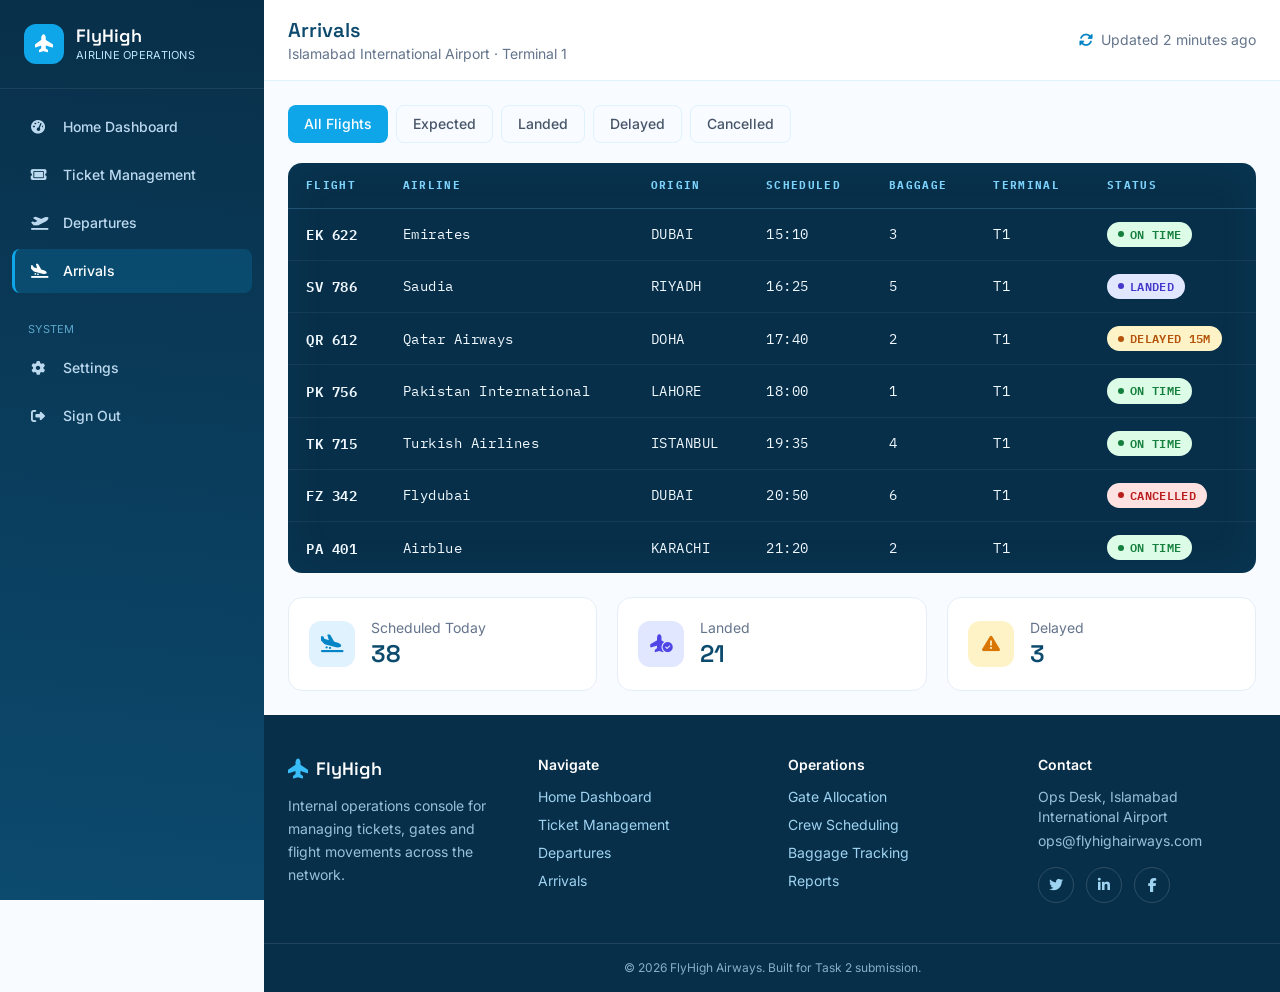
<file: arrivals.html>
<!DOCTYPE html>
<html lang="en">
<head>
<meta charset="UTF-8">
<meta name="viewport" content="width=device-width, initial-scale=1.0">
<title>FlyHigh Airways | Arrivals</title>

<link rel="preconnect" href="https://fonts.googleapis.com">
<link href="https://fonts.googleapis.com/css2?family=Inter:wght@400;500;600&family=Space+Grotesk:wght@500;600;700&family=IBM+Plex+Mono:wght@400;500;600&display=swap" rel="stylesheet">
<link rel="stylesheet" href="https://cdnjs.cloudflare.com/ajax/libs/font-awesome/6.5.1/css/all.min.css">

<link rel="stylesheet" href="css/tailwind.css">
<link rel="stylesheet" href="css/style.css">
</head>
<body>

<input type="checkbox" id="nav-toggle" class="nav-toggle">
<aside class="sidebar" id="sidebar">
  <div class="sidebar-logo px-6 py-6 flex items-center gap-3">
    <div class="w-10 h-10 rounded-xl bg-sky-500 flex items-center justify-center">
      <i class="fa-solid fa-plane-up text-white text-lg"></i>
    </div>
    <div>
      <p class="font-display text-white text-lg font-semibold leading-tight">FlyHigh</p>
      <p class="text-[11px] text-sky-200 tracking-wide">AIRLINE OPERATIONS</p>
    </div>
  </div>

  <nav class="mt-4 flex flex-col gap-1 px-3">
    <a href="index.html" class="nav-link flex items-center gap-3 px-4 py-3 rounded-lg text-sm font-medium">
      <i class="fa-solid fa-gauge-high"></i> Home Dashboard
    </a>
    <a href="tickets.html" class="nav-link flex items-center gap-3 px-4 py-3 rounded-lg text-sm font-medium">
      <i class="fa-solid fa-ticket"></i> Ticket Management
    </a>
    <a href="departures.html" class="nav-link flex items-center gap-3 px-4 py-3 rounded-lg text-sm font-medium">
      <i class="fa-solid fa-plane-departure"></i> Departures
    </a>
    <a href="arrivals.html" class="nav-link active flex items-center gap-3 px-4 py-3 rounded-lg text-sm font-medium">
      <i class="fa-solid fa-plane-arrival"></i> Arrivals
    </a>

    <p class="text-[11px] text-sky-300/70 tracking-wide px-4 mt-6 mb-1">SYSTEM</p>
    <a href="#" class="nav-link flex items-center gap-3 px-4 py-3 rounded-lg text-sm font-medium">
      <i class="fa-solid fa-gear"></i> Settings
    </a>
    <a href="#" class="nav-link flex items-center gap-3 px-4 py-3 rounded-lg text-sm font-medium">
      <i class="fa-solid fa-right-from-bracket"></i> Sign Out
    </a>
  </nav>
</aside>

<div class="main-content flex flex-col min-h-screen">

  <header class="bg-white border-b border-sky-100 px-6 py-4 flex items-center justify-between sticky top-0 z-30">
    <div class="flex items-center gap-4">
      <label for="nav-toggle" class="lg:hidden text-navy text-xl cursor-pointer">
        <i class="fa-solid fa-bars"></i>
      </label>
      <div>
        <h1 class="font-display text-xl font-semibold text-navy">Arrivals</h1>
        <p class="text-sm text-slate-500">Islamabad International Airport &middot; Terminal 1</p>
      </div>
    </div>
    <div class="hidden sm:flex items-center gap-2 text-sm text-slate-500">
      <i class="fa-solid fa-rotate text-sky-600"></i> Updated 2 minutes ago
    </div>
  </header>

  <main class="flex-1 px-6 py-6">

    <section class="flex flex-wrap gap-2 mb-5">
      <button class="px-4 py-2 rounded-lg text-sm font-medium bg-sky-500 text-white">All Flights</button>
      <button class="px-4 py-2 rounded-lg text-sm font-medium border border-sky-100 text-slate-600 hover:bg-sky-50">Expected</button>
      <button class="px-4 py-2 rounded-lg text-sm font-medium border border-sky-100 text-slate-600 hover:bg-sky-50">Landed</button>
      <button class="px-4 py-2 rounded-lg text-sm font-medium border border-sky-100 text-slate-600 hover:bg-sky-50">Delayed</button>
      <button class="px-4 py-2 rounded-lg text-sm font-medium border border-sky-100 text-slate-600 hover:bg-sky-50">Cancelled</button>
    </section>

    <section class="board">
      <table>
        <thead>
          <tr>
            <th>Flight</th>
            <th>Airline</th>
            <th>Origin</th>
            <th>Scheduled</th>
            <th>Baggage</th>
            <th>Terminal</th>
            <th>Status</th>
          </tr>
        </thead>
        <tbody>
          <tr>
            <td class="flight-code">EK 622</td>
            <td>Emirates</td>
            <td>DUBAI</td>
            <td>15:10</td>
            <td>3</td>
            <td>T1</td>
            <td><span class="badge badge-ontime">On Time</span></td>
          </tr>
          <tr>
            <td class="flight-code">SV 786</td>
            <td>Saudia</td>
            <td>RIYADH</td>
            <td>16:25</td>
            <td>5</td>
            <td>T1</td>
            <td><span class="badge badge-landed">Landed</span></td>
          </tr>
          <tr>
            <td class="flight-code">QR 612</td>
            <td>Qatar Airways</td>
            <td>DOHA</td>
            <td>17:40</td>
            <td>2</td>
            <td>T1</td>
            <td><span class="badge badge-delayed">Delayed 15m</span></td>
          </tr>
          <tr>
            <td class="flight-code">PK 756</td>
            <td>Pakistan International</td>
            <td>LAHORE</td>
            <td>18:00</td>
            <td>1</td>
            <td>T1</td>
            <td><span class="badge badge-ontime">On Time</span></td>
          </tr>
          <tr>
            <td class="flight-code">TK 715</td>
            <td>Turkish Airlines</td>
            <td>ISTANBUL</td>
            <td>19:35</td>
            <td>4</td>
            <td>T1</td>
            <td><span class="badge badge-ontime">On Time</span></td>
          </tr>
          <tr>
            <td class="flight-code">FZ 342</td>
            <td>Flydubai</td>
            <td>DUBAI</td>
            <td>20:50</td>
            <td>6</td>
            <td>T1</td>
            <td><span class="badge badge-cancelled">Cancelled</span></td>
          </tr>
          <tr>
            <td class="flight-code">PA 401</td>
            <td>Airblue</td>
            <td>KARACHI</td>
            <td>21:20</td>
            <td>2</td>
            <td>T1</td>
            <td><span class="badge badge-ontime">On Time</span></td>
          </tr>
        </tbody>
      </table>
    </section>

    <section class="grid grid-cols-1 sm:grid-cols-3 gap-5 mt-6">
      <div class="stat-card p-5 flex items-center gap-4">
        <div class="stat-icon bg-sky-100 text-sky-600"><i class="fa-solid fa-plane-arrival text-lg"></i></div>
        <div>
          <p class="text-sm text-slate-500">Scheduled Today</p>
          <p class="font-display text-2xl font-semibold text-navy">38</p>
        </div>
      </div>
      <div class="stat-card p-5 flex items-center gap-4">
        <div class="stat-icon bg-indigo-100 text-indigo-600"><i class="fa-solid fa-plane-circle-check text-lg"></i></div>
        <div>
          <p class="text-sm text-slate-500">Landed</p>
          <p class="font-display text-2xl font-semibold text-navy">21</p>
        </div>
      </div>
      <div class="stat-card p-5 flex items-center gap-4">
        <div class="stat-icon bg-amber-100 text-amber-600"><i class="fa-solid fa-triangle-exclamation text-lg"></i></div>
        <div>
          <p class="text-sm text-slate-500">Delayed</p>
          <p class="font-display text-2xl font-semibold text-navy">3</p>
        </div>
      </div>
    </section>

  </main>

  <footer class="site-footer mt-auto">
    <div class="max-w-7xl mx-auto px-6 py-10 grid grid-cols-1 md:grid-cols-4 gap-8">
      <div>
        <div class="flex items-center gap-2 mb-3">
          <i class="fa-solid fa-plane-up text-sky-400 text-xl"></i>
          <span class="font-display text-white text-lg font-semibold">FlyHigh</span>
        </div>
        <p class="text-sm text-sky-200/80 leading-relaxed">Internal operations console for managing tickets, gates and flight movements across the network.</p>
      </div>
      <div>
        <p class="text-white font-semibold mb-3 text-sm">Navigate</p>
        <ul class="flex flex-col gap-2 text-sm">
          <li><a href="index.html">Home Dashboard</a></li>
          <li><a href="tickets.html">Ticket Management</a></li>
          <li><a href="departures.html">Departures</a></li>
          <li><a href="arrivals.html">Arrivals</a></li>
        </ul>
      </div>
      <div>
        <p class="text-white font-semibold mb-3 text-sm">Operations</p>
        <ul class="flex flex-col gap-2 text-sm">
          <li><a href="#">Gate Allocation</a></li>
          <li><a href="#">Crew Scheduling</a></li>
          <li><a href="#">Baggage Tracking</a></li>
          <li><a href="#">Reports</a></li>
        </ul>
      </div>
      <div>
        <p class="text-white font-semibold mb-3 text-sm">Contact</p>
        <p class="text-sm text-sky-200/80">Ops Desk, Islamabad International Airport</p>
        <p class="text-sm text-sky-200/80 mt-1">ops@flyhighairways.com</p>
        <div class="flex gap-3 mt-4">
          <a href="#" class="footer-social"><i class="fa-brands fa-twitter text-sm"></i></a>
          <a href="#" class="footer-social"><i class="fa-brands fa-linkedin-in text-sm"></i></a>
          <a href="#" class="footer-social"><i class="fa-brands fa-facebook-f text-sm"></i></a>
        </div>
      </div>
    </div>
    <div class="border-t border-white/10 py-4 text-center text-xs text-sky-200/70">
      &copy; 2026 FlyHigh Airways. Built for Task 2 submission.
    </div>
  </footer>

</div>

</body>
</html>
</file>
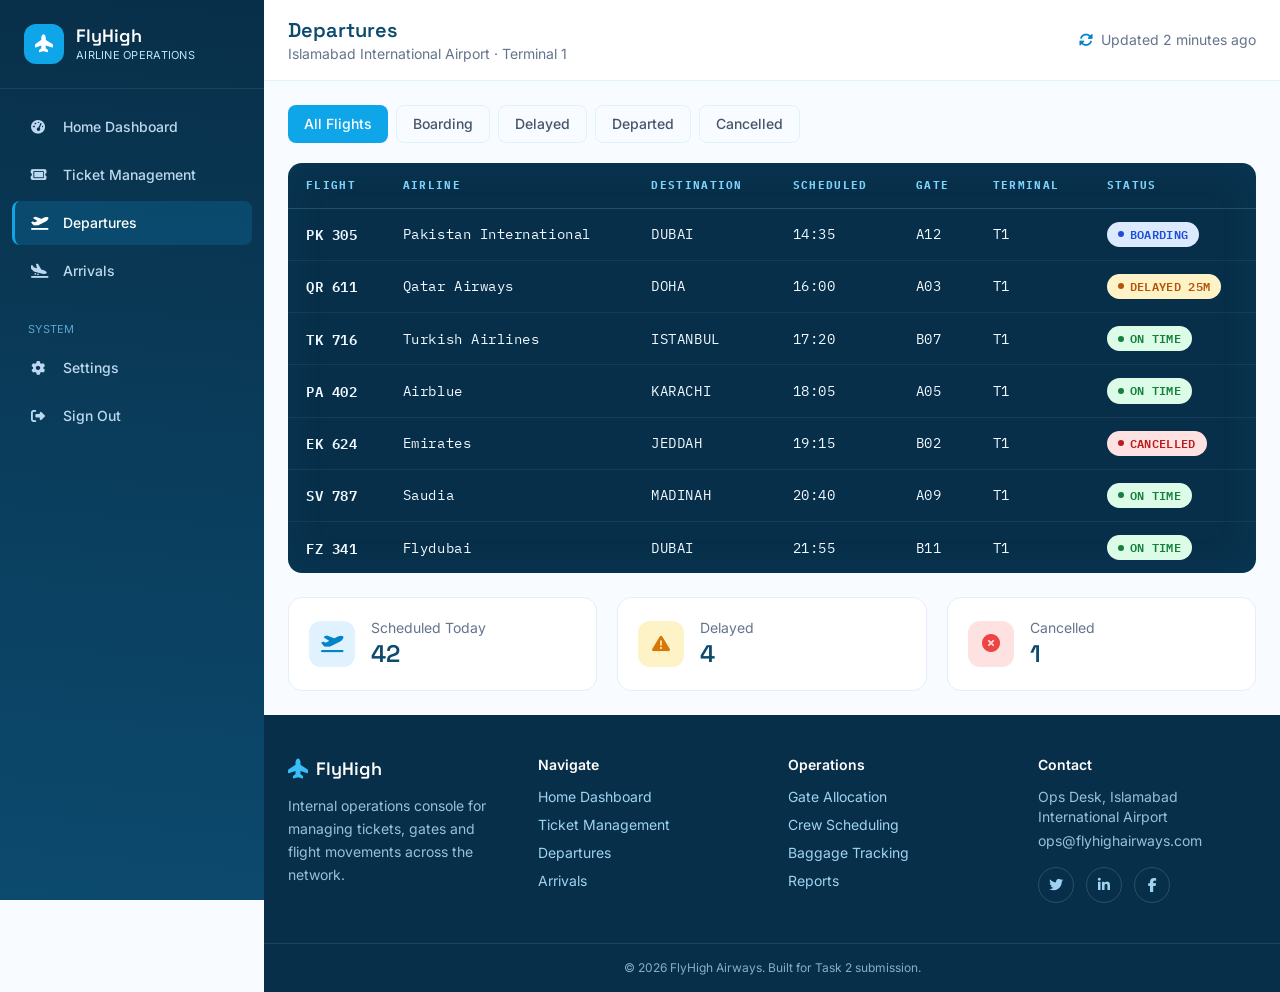
<file: departures.html>
<!DOCTYPE html>
<html lang="en">
<head>
<meta charset="UTF-8">
<meta name="viewport" content="width=device-width, initial-scale=1.0">
<title>FlyHigh Airways | Departures</title>

<link rel="preconnect" href="https://fonts.googleapis.com">
<link href="https://fonts.googleapis.com/css2?family=Inter:wght@400;500;600&family=Space+Grotesk:wght@500;600;700&family=IBM+Plex+Mono:wght@400;500;600&display=swap" rel="stylesheet">
<link rel="stylesheet" href="https://cdnjs.cloudflare.com/ajax/libs/font-awesome/6.5.1/css/all.min.css">

<link rel="stylesheet" href="css/tailwind.css">
<link rel="stylesheet" href="css/style.css">
</head>
<body>

<input type="checkbox" id="nav-toggle" class="nav-toggle">
<aside class="sidebar" id="sidebar">
  <div class="sidebar-logo px-6 py-6 flex items-center gap-3">
    <div class="w-10 h-10 rounded-xl bg-sky-500 flex items-center justify-center">
      <i class="fa-solid fa-plane-up text-white text-lg"></i>
    </div>
    <div>
      <p class="font-display text-white text-lg font-semibold leading-tight">FlyHigh</p>
      <p class="text-[11px] text-sky-200 tracking-wide">AIRLINE OPERATIONS</p>
    </div>
  </div>

  <nav class="mt-4 flex flex-col gap-1 px-3">
    <a href="index.html" class="nav-link flex items-center gap-3 px-4 py-3 rounded-lg text-sm font-medium">
      <i class="fa-solid fa-gauge-high"></i> Home Dashboard
    </a>
    <a href="tickets.html" class="nav-link flex items-center gap-3 px-4 py-3 rounded-lg text-sm font-medium">
      <i class="fa-solid fa-ticket"></i> Ticket Management
    </a>
    <a href="departures.html" class="nav-link active flex items-center gap-3 px-4 py-3 rounded-lg text-sm font-medium">
      <i class="fa-solid fa-plane-departure"></i> Departures
    </a>
    <a href="arrivals.html" class="nav-link flex items-center gap-3 px-4 py-3 rounded-lg text-sm font-medium">
      <i class="fa-solid fa-plane-arrival"></i> Arrivals
    </a>

    <p class="text-[11px] text-sky-300/70 tracking-wide px-4 mt-6 mb-1">SYSTEM</p>
    <a href="#" class="nav-link flex items-center gap-3 px-4 py-3 rounded-lg text-sm font-medium">
      <i class="fa-solid fa-gear"></i> Settings
    </a>
    <a href="#" class="nav-link flex items-center gap-3 px-4 py-3 rounded-lg text-sm font-medium">
      <i class="fa-solid fa-right-from-bracket"></i> Sign Out
    </a>
  </nav>
</aside>

<div class="main-content flex flex-col min-h-screen">

  <header class="bg-white border-b border-sky-100 px-6 py-4 flex items-center justify-between sticky top-0 z-30">
    <div class="flex items-center gap-4">
      <label for="nav-toggle" class="lg:hidden text-navy text-xl cursor-pointer">
        <i class="fa-solid fa-bars"></i>
      </label>
      <div>
        <h1 class="font-display text-xl font-semibold text-navy">Departures</h1>
        <p class="text-sm text-slate-500">Islamabad International Airport &middot; Terminal 1</p>
      </div>
    </div>
    <div class="hidden sm:flex items-center gap-2 text-sm text-slate-500">
      <i class="fa-solid fa-rotate text-sky-600"></i> Updated 2 minutes ago
    </div>
  </header>

  <main class="flex-1 px-6 py-6">

    <section class="flex flex-wrap gap-2 mb-5">
      <button class="px-4 py-2 rounded-lg text-sm font-medium bg-sky-500 text-white">All Flights</button>
      <button class="px-4 py-2 rounded-lg text-sm font-medium border border-sky-100 text-slate-600 hover:bg-sky-50">Boarding</button>
      <button class="px-4 py-2 rounded-lg text-sm font-medium border border-sky-100 text-slate-600 hover:bg-sky-50">Delayed</button>
      <button class="px-4 py-2 rounded-lg text-sm font-medium border border-sky-100 text-slate-600 hover:bg-sky-50">Departed</button>
      <button class="px-4 py-2 rounded-lg text-sm font-medium border border-sky-100 text-slate-600 hover:bg-sky-50">Cancelled</button>
    </section>

    <section class="board">
      <table>
        <thead>
          <tr>
            <th>Flight</th>
            <th>Airline</th>
            <th>Destination</th>
            <th>Scheduled</th>
            <th>Gate</th>
            <th>Terminal</th>
            <th>Status</th>
          </tr>
        </thead>
        <tbody>
          <tr>
            <td class="flight-code">PK 305</td>
            <td>Pakistan International</td>
            <td>DUBAI</td>
            <td>14:35</td>
            <td>A12</td>
            <td>T1</td>
            <td><span class="badge badge-boarding">Boarding</span></td>
          </tr>
          <tr>
            <td class="flight-code">QR 611</td>
            <td>Qatar Airways</td>
            <td>DOHA</td>
            <td>16:00</td>
            <td>A03</td>
            <td>T1</td>
            <td><span class="badge badge-delayed">Delayed 25m</span></td>
          </tr>
          <tr>
            <td class="flight-code">TK 716</td>
            <td>Turkish Airlines</td>
            <td>ISTANBUL</td>
            <td>17:20</td>
            <td>B07</td>
            <td>T1</td>
            <td><span class="badge badge-ontime">On Time</span></td>
          </tr>
          <tr>
            <td class="flight-code">PA 402</td>
            <td>Airblue</td>
            <td>KARACHI</td>
            <td>18:05</td>
            <td>A05</td>
            <td>T1</td>
            <td><span class="badge badge-ontime">On Time</span></td>
          </tr>
          <tr>
            <td class="flight-code">EK 624</td>
            <td>Emirates</td>
            <td>JEDDAH</td>
            <td>19:15</td>
            <td>B02</td>
            <td>T1</td>
            <td><span class="badge badge-cancelled">Cancelled</span></td>
          </tr>
          <tr>
            <td class="flight-code">SV 787</td>
            <td>Saudia</td>
            <td>MADINAH</td>
            <td>20:40</td>
            <td>A09</td>
            <td>T1</td>
            <td><span class="badge badge-ontime">On Time</span></td>
          </tr>
          <tr>
            <td class="flight-code">FZ 341</td>
            <td>Flydubai</td>
            <td>DUBAI</td>
            <td>21:55</td>
            <td>B11</td>
            <td>T1</td>
            <td><span class="badge badge-ontime">On Time</span></td>
          </tr>
        </tbody>
      </table>
    </section>

    <section class="grid grid-cols-1 sm:grid-cols-3 gap-5 mt-6">
      <div class="stat-card p-5 flex items-center gap-4">
        <div class="stat-icon bg-sky-100 text-sky-600"><i class="fa-solid fa-plane-departure text-lg"></i></div>
        <div>
          <p class="text-sm text-slate-500">Scheduled Today</p>
          <p class="font-display text-2xl font-semibold text-navy">42</p>
        </div>
      </div>
      <div class="stat-card p-5 flex items-center gap-4">
        <div class="stat-icon bg-amber-100 text-amber-600"><i class="fa-solid fa-triangle-exclamation text-lg"></i></div>
        <div>
          <p class="text-sm text-slate-500">Delayed</p>
          <p class="font-display text-2xl font-semibold text-navy">4</p>
        </div>
      </div>
      <div class="stat-card p-5 flex items-center gap-4">
        <div class="stat-icon bg-red-100 text-red-500"><i class="fa-solid fa-circle-xmark text-lg"></i></div>
        <div>
          <p class="text-sm text-slate-500">Cancelled</p>
          <p class="font-display text-2xl font-semibold text-navy">1</p>
        </div>
      </div>
    </section>

  </main>

  <footer class="site-footer mt-auto">
    <div class="max-w-7xl mx-auto px-6 py-10 grid grid-cols-1 md:grid-cols-4 gap-8">
      <div>
        <div class="flex items-center gap-2 mb-3">
          <i class="fa-solid fa-plane-up text-sky-400 text-xl"></i>
          <span class="font-display text-white text-lg font-semibold">FlyHigh</span>
        </div>
        <p class="text-sm text-sky-200/80 leading-relaxed">Internal operations console for managing tickets, gates and flight movements across the network.</p>
      </div>
      <div>
        <p class="text-white font-semibold mb-3 text-sm">Navigate</p>
        <ul class="flex flex-col gap-2 text-sm">
          <li><a href="index.html">Home Dashboard</a></li>
          <li><a href="tickets.html">Ticket Management</a></li>
          <li><a href="departures.html">Departures</a></li>
          <li><a href="arrivals.html">Arrivals</a></li>
        </ul>
      </div>
      <div>
        <p class="text-white font-semibold mb-3 text-sm">Operations</p>
        <ul class="flex flex-col gap-2 text-sm">
          <li><a href="#">Gate Allocation</a></li>
          <li><a href="#">Crew Scheduling</a></li>
          <li><a href="#">Baggage Tracking</a></li>
          <li><a href="#">Reports</a></li>
        </ul>
      </div>
      <div>
        <p class="text-white font-semibold mb-3 text-sm">Contact</p>
        <p class="text-sm text-sky-200/80">Ops Desk, Islamabad International Airport</p>
        <p class="text-sm text-sky-200/80 mt-1">ops@flyhighairways.com</p>
        <div class="flex gap-3 mt-4">
          <a href="#" class="footer-social"><i class="fa-brands fa-twitter text-sm"></i></a>
          <a href="#" class="footer-social"><i class="fa-brands fa-linkedin-in text-sm"></i></a>
          <a href="#" class="footer-social"><i class="fa-brands fa-facebook-f text-sm"></i></a>
        </div>
      </div>
    </div>
    <div class="border-t border-white/10 py-4 text-center text-xs text-sky-200/70">
      &copy; 2026 FlyHigh Airways. Built for Task 2 submission.
    </div>
  </footer>

</div>

</body>
</html>
</file>
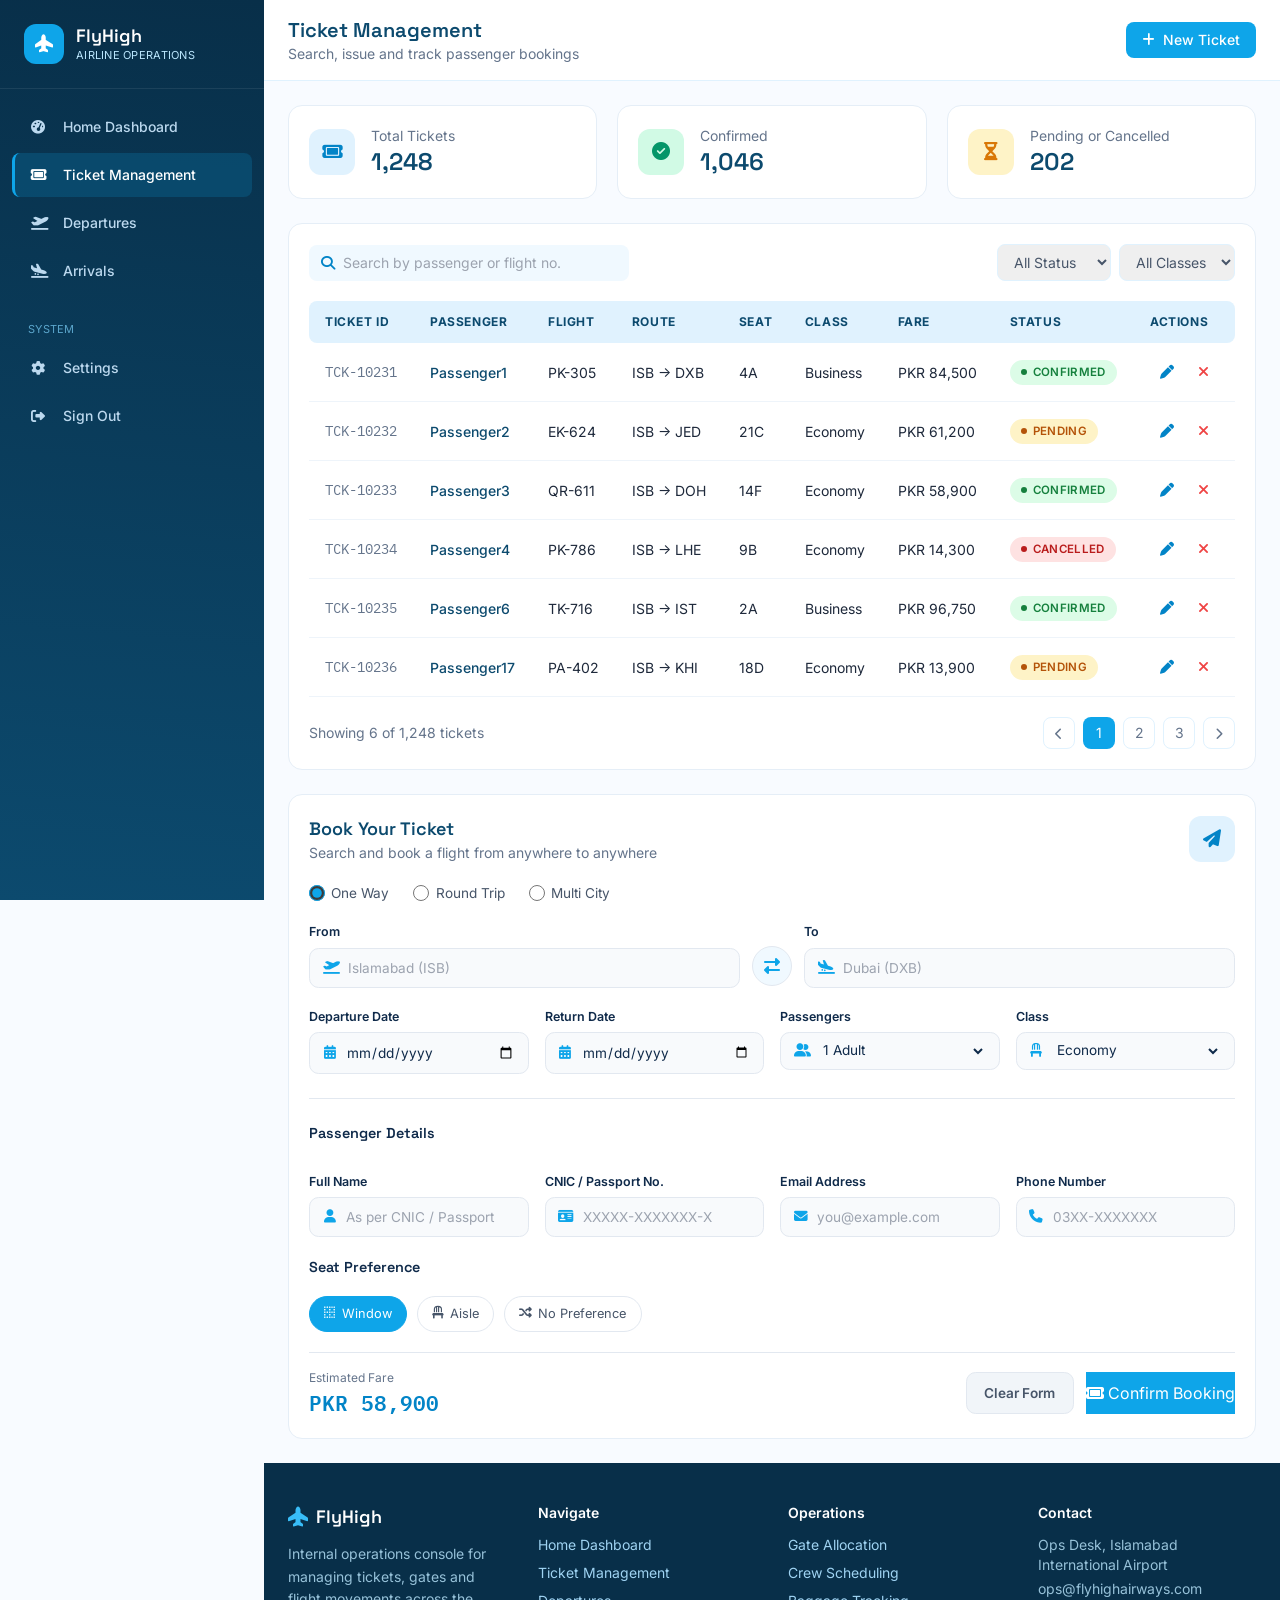
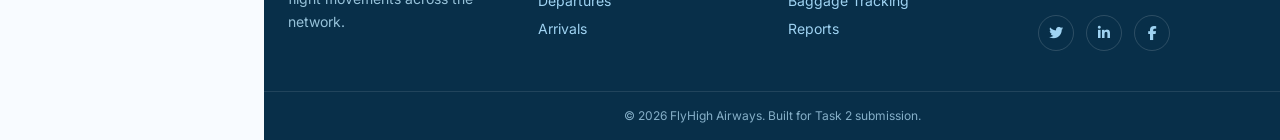
<file: tickets.html>
<!DOCTYPE html>
<html lang="en">
<head>
<meta charset="UTF-8">
<meta name="viewport" content="width=device-width, initial-scale=1.0">
<title>FlyHigh Airways | Ticket Management</title>

<link rel="preconnect" href="https://fonts.googleapis.com">
<link href="https://fonts.googleapis.com/css2?family=Inter:wght@400;500;600&family=Space+Grotesk:wght@500;600;700&family=IBM+Plex+Mono:wght@400;500;600&display=swap" rel="stylesheet">
<link rel="stylesheet" href="https://cdnjs.cloudflare.com/ajax/libs/font-awesome/6.5.1/css/all.min.css">

<link rel="stylesheet" href="css/tailwind.css">
<link rel="stylesheet" href="css/style.css">
</head>
<body>

<input type="checkbox" id="nav-toggle" class="nav-toggle">
<aside class="sidebar" id="sidebar">
  <div class="sidebar-logo px-6 py-6 flex items-center gap-3">
    <div class="w-10 h-10 rounded-xl bg-sky-500 flex items-center justify-center">
      <i class="fa-solid fa-plane-up text-white text-lg"></i>
    </div>
    <div>
      <p class="font-display text-white text-lg font-semibold leading-tight">FlyHigh</p>
      <p class="text-[11px] text-sky-200 tracking-wide">AIRLINE OPERATIONS</p>
    </div>
  </div>

  <nav class="mt-4 flex flex-col gap-1 px-3">
    <a href="index.html" class="nav-link flex items-center gap-3 px-4 py-3 rounded-lg text-sm font-medium">
      <i class="fa-solid fa-gauge-high"></i> Home Dashboard
    </a>
    <a href="tickets.html" class="nav-link active flex items-center gap-3 px-4 py-3 rounded-lg text-sm font-medium">
      <i class="fa-solid fa-ticket"></i> Ticket Management
    </a>
    <a href="departures.html" class="nav-link flex items-center gap-3 px-4 py-3 rounded-lg text-sm font-medium">
      <i class="fa-solid fa-plane-departure"></i> Departures
    </a>
    <a href="arrivals.html" class="nav-link flex items-center gap-3 px-4 py-3 rounded-lg text-sm font-medium">
      <i class="fa-solid fa-plane-arrival"></i> Arrivals
    </a>

    <p class="text-[11px] text-sky-300/70 tracking-wide px-4 mt-6 mb-1">SYSTEM</p>
    <a href="#" class="nav-link flex items-center gap-3 px-4 py-3 rounded-lg text-sm font-medium">
      <i class="fa-solid fa-gear"></i> Settings
    </a>
    <a href="#" class="nav-link flex items-center gap-3 px-4 py-3 rounded-lg text-sm font-medium">
      <i class="fa-solid fa-right-from-bracket"></i> Sign Out
    </a>
  </nav>
</aside>

<div class="main-content flex flex-col min-h-screen">

  <header class="bg-white border-b border-sky-100 px-6 py-4 flex items-center justify-between sticky top-0 z-30">
    <div class="flex items-center gap-4">
      <label for="nav-toggle" class="lg:hidden text-navy text-xl cursor-pointer">
        <i class="fa-solid fa-bars"></i>
      </label>
      <div>
        <h1 class="font-display text-xl font-semibold text-navy">Ticket Management</h1>
        <p class="text-sm text-slate-500">Search, issue and track passenger bookings</p>
      </div>
    </div>
    <button class="btn-primary flex items-center gap-2 px-4 py-2 rounded-lg text-sm font-medium">
      <i class="fa-solid fa-plus"></i> New Ticket
    </button>
  </header>

  <main class="flex-1 px-6 py-6">

    <section class="grid grid-cols-1 sm:grid-cols-3 gap-5">
      <div class="stat-card p-5 flex items-center gap-4">
        <div class="stat-icon bg-sky-100 text-sky-600"><i class="fa-solid fa-ticket text-lg"></i></div>
        <div>
          <p class="text-sm text-slate-500">Total Tickets</p>
          <p class="font-display text-2xl font-semibold text-navy">1,248</p>
        </div>
      </div>
      <div class="stat-card p-5 flex items-center gap-4">
        <div class="stat-icon bg-emerald-100 text-emerald-600"><i class="fa-solid fa-circle-check text-lg"></i></div>
        <div>
          <p class="text-sm text-slate-500">Confirmed</p>
          <p class="font-display text-2xl font-semibold text-navy">1,046</p>
        </div>
      </div>
      <div class="stat-card p-5 flex items-center gap-4">
        <div class="stat-icon bg-amber-100 text-amber-600"><i class="fa-solid fa-hourglass-half text-lg"></i></div>
        <div>
          <p class="text-sm text-slate-500">Pending or Cancelled</p>
          <p class="font-display text-2xl font-semibold text-navy">202</p>
        </div>
      </div>
    </section>

    <section class="panel p-5 mt-6">
      <div class="flex flex-col lg:flex-row lg:items-center gap-3 justify-between mb-5">
        <div class="flex items-center bg-sky-50 rounded-lg px-3 py-2 gap-2 w-full lg:w-80">
          <i class="fa-solid fa-magnifying-glass text-sky-600 text-sm"></i>
          <input type="text" placeholder="Search by passenger or flight no." class="bg-transparent outline-none text-sm w-full">
        </div>
        <div class="flex flex-wrap gap-2">
          <select class="border border-sky-100 rounded-lg text-sm px-3 py-2 text-slate-600 outline-none">
            <option>All Status</option>
            <option>Confirmed</option>
            <option>Pending</option>
            <option>Cancelled</option>
          </select>
          <select class="border border-sky-100 rounded-lg text-sm px-3 py-2 text-slate-600 outline-none">
            <option>All Classes</option>
            <option>Economy</option>
            <option>Business</option>
            <option>First</option>
          </select>
        </div>
      </div>

      <div class="overflow-x-auto">
        <table class="data-table w-full">
          <thead>
            <tr>
              <th class="rounded-l-lg">Ticket ID</th>
              <th>Passenger</th>
              <th>Flight</th>
              <th>Route</th>
              <th>Seat</th>
              <th>Class</th>
              <th>Fare</th>
              <th>Status</th>
              <th class="rounded-r-lg text-right pr-4">Actions</th>
            </tr>
          </thead>
          <tbody>
            <tr>
              <td class="font-mono-board text-xs text-slate-500">TCK-10231</td>
              <td class="font-medium text-navy">Passenger1</td>
              <td>PK-305</td>
              <td>ISB &rarr; DXB</td>
              <td>4A</td>
              <td>Business</td>
              <td>PKR 84,500</td>
              <td><span class="badge badge-confirmed">Confirmed</span></td>
              <td class="text-right pr-2">
                <button class="icon-btn text-sky-600"><i class="fa-solid fa-pen"></i></button>
                <button class="icon-btn text-red-500"><i class="fa-solid fa-xmark"></i></button>
              </td>
            </tr>
            <tr>
              <td class="font-mono-board text-xs text-slate-500">TCK-10232</td>
              <td class="font-medium text-navy">Passenger2</td>
              <td>EK-624</td>
              <td>ISB &rarr; JED</td>
              <td>21C</td>
              <td>Economy</td>
              <td>PKR 61,200</td>
              <td><span class="badge badge-pending">Pending</span></td>
              <td class="text-right pr-2">
                <button class="icon-btn text-sky-600"><i class="fa-solid fa-pen"></i></button>
                <button class="icon-btn text-red-500"><i class="fa-solid fa-xmark"></i></button>
              </td>
            </tr>
            <tr>
              <td class="font-mono-board text-xs text-slate-500">TCK-10233</td>
              <td class="font-medium text-navy">Passenger3</td>
              <td>QR-611</td>
              <td>ISB &rarr; DOH</td>
              <td>14F</td>
              <td>Economy</td>
              <td>PKR 58,900</td>
              <td><span class="badge badge-confirmed">Confirmed</span></td>
              <td class="text-right pr-2">
                <button class="icon-btn text-sky-600"><i class="fa-solid fa-pen"></i></button>
                <button class="icon-btn text-red-500"><i class="fa-solid fa-xmark"></i></button>
              </td>
            </tr>
            <tr>
              <td class="font-mono-board text-xs text-slate-500">TCK-10234</td>
              <td class="font-medium text-navy">Passenger4</td>
              <td>PK-786</td>
              <td>ISB &rarr; LHE</td>
              <td>9B</td>
              <td>Economy</td>
              <td>PKR 14,300</td>
              <td><span class="badge badge-cancelled">Cancelled</span></td>
              <td class="text-right pr-2">
                <button class="icon-btn text-sky-600"><i class="fa-solid fa-pen"></i></button>
                <button class="icon-btn text-red-500"><i class="fa-solid fa-xmark"></i></button>
              </td>
            </tr>
            <tr>
              <td class="font-mono-board text-xs text-slate-500">TCK-10235</td>
              <td class="font-medium text-navy">Passenger6</td>
              <td>TK-716</td>
              <td>ISB &rarr; IST</td>
              <td>2A</td>
              <td>Business</td>
              <td>PKR 96,750</td>
              <td><span class="badge badge-confirmed">Confirmed</span></td>
              <td class="text-right pr-2">
                <button class="icon-btn text-sky-600"><i class="fa-solid fa-pen"></i></button>
                <button class="icon-btn text-red-500"><i class="fa-solid fa-xmark"></i></button>
              </td>
            </tr>
            <tr>
              <td class="font-mono-board text-xs text-slate-500">TCK-10236</td>
              <td class="font-medium text-navy">Passenger17</td>
              <td>PA-402</td>
              <td>ISB &rarr; KHI</td>
              <td>18D</td>
              <td>Economy</td>
              <td>PKR 13,900</td>
              <td><span class="badge badge-pending">Pending</span></td>
              <td class="text-right pr-2">
                <button class="icon-btn text-sky-600"><i class="fa-solid fa-pen"></i></button>
                <button class="icon-btn text-red-500"><i class="fa-solid fa-xmark"></i></button>
              </td>
            </tr>
          </tbody>
        </table>
      </div>

      <div class="flex items-center justify-between mt-5 text-sm text-slate-500">
        <p>Showing 6 of 1,248 tickets</p>
        <div class="flex gap-2">
          <button class="w-8 h-8 rounded-lg border border-sky-100 hover:bg-sky-50"><i class="fa-solid fa-chevron-left text-xs"></i></button>
          <button class="w-8 h-8 rounded-lg bg-sky-500 text-white">1</button>
          <button class="w-8 h-8 rounded-lg border border-sky-100 hover:bg-sky-50">2</button>
          <button class="w-8 h-8 rounded-lg border border-sky-100 hover:bg-sky-50">3</button>
          <button class="w-8 h-8 rounded-lg border border-sky-100 hover:bg-sky-50"><i class="fa-solid fa-chevron-right text-xs"></i></button>
        </div>
      </div>
    </section>

    <!-- Book Ticket Section -->
<section class="panel p-5 mt-6" id="book-ticket">
  <div class="flex items-center justify-between mb-5">
    <div>
      <h2 class="font-display text-lg font-semibold text-navy">Book Your Ticket</h2>
      <p class="text-sm text-slate-500">Search and book a flight from anywhere to anywhere</p>
    </div>
    <div class="stat-icon bg-sky-100 text-sky-600"><i class="fa-solid fa-paper-plane text-lg"></i></div>
  </div>

  <form class="booking-form">

    <!-- Trip type -->
    <div class="trip-type-row">
      <label class="trip-radio">
        <input type="radio" name="trip-type" checked>
        <span>One Way</span>
      </label>
      <label class="trip-radio">
        <input type="radio" name="trip-type">
        <span>Round Trip</span>
      </label>
      <label class="trip-radio">
        <input type="radio" name="trip-type">
        <span>Multi City</span>
      </label>
    </div>

    <!-- From / Swap / To -->
    <div class="route-row">
      <div class="form-field">
        <label for="from">From</label>
        <div class="input-icon-wrap">
          <i class="fa-solid fa-plane-departure"></i>
          <input type="text" id="from" placeholder="Islamabad (ISB)" required>
        </div>
      </div>

      <button type="button" class="swap-btn" title="Swap locations">
        <i class="fa-solid fa-right-left"></i>
      </button>

      <div class="form-field">
        <label for="to">To</label>
        <div class="input-icon-wrap">
          <i class="fa-solid fa-plane-arrival"></i>
          <input type="text" id="to" placeholder="Dubai (DXB)" required>
        </div>
      </div>
    </div>

    <!-- Dates / Passengers / Class -->
    <div class="form-grid">
      <div class="form-field">
        <label for="depart-date">Departure Date</label>
        <div class="input-icon-wrap">
          <i class="fa-solid fa-calendar-days"></i>
          <input type="date" id="depart-date" required>
        </div>
      </div>

      <div class="form-field">
        <label for="return-date">Return Date</label>
        <div class="input-icon-wrap">
          <i class="fa-solid fa-calendar-days"></i>
          <input type="date" id="return-date">
        </div>
      </div>

      <div class="form-field">
        <label for="passengers">Passengers</label>
        <div class="input-icon-wrap">
          <i class="fa-solid fa-user-group"></i>
          <select id="passengers">
            <option>1 Adult</option>
            <option>2 Adults</option>
            <option>3 Adults</option>
            <option>2 Adults, 1 Child</option>
            <option>4+ Passengers</option>
          </select>
        </div>
      </div>

      <div class="form-field">
        <label for="class">Class</label>
        <div class="input-icon-wrap">
          <i class="fa-solid fa-chair"></i>
          <select id="class">
            <option>Economy</option>
            <option>Premium Economy</option>
            <option>Business</option>
            <option>First Class</option>
          </select>
        </div>
      </div>
    </div>

    <hr class="form-divider">

    <!-- Passenger details -->
    <p class="form-subheading">Passenger Details</p>
    <div class="form-grid">
      <div class="form-field">
        <label for="full-name">Full Name</label>
        <div class="input-icon-wrap">
          <i class="fa-solid fa-user"></i>
          <input type="text" id="full-name" placeholder="As per CNIC / Passport" required>
        </div>
      </div>

      <div class="form-field">
        <label for="cnic">CNIC / Passport No.</label>
        <div class="input-icon-wrap">
          <i class="fa-solid fa-id-card"></i>
          <input type="text" id="cnic" placeholder="XXXXX-XXXXXXX-X" required>
        </div>
      </div>

      <div class="form-field">
        <label for="email">Email Address</label>
        <div class="input-icon-wrap">
          <i class="fa-solid fa-envelope"></i>
          <input type="email" id="email" placeholder="you@example.com" required>
        </div>
      </div>

      <div class="form-field">
        <label for="phone">Phone Number</label>
        <div class="input-icon-wrap">
          <i class="fa-solid fa-phone"></i>
          <input type="tel" id="phone" placeholder="03XX-XXXXXXX" required>
        </div>
      </div>
    </div>

    <!-- Seat preference -->
    <div class="seat-pref-row">
      <p class="form-subheading mb-0">Seat Preference</p>
      <div class="seat-options">
        <label class="seat-chip">
          <input type="radio" name="seat-pref" checked>
          <span><i class="fa-solid fa-border-none"></i> Window</span>
        </label>
        <label class="seat-chip">
          <input type="radio" name="seat-pref">
          <span><i class="fa-solid fa-chair"></i> Aisle</span>
        </label>
        <label class="seat-chip">
          <input type="radio" name="seat-pref">
          <span><i class="fa-solid fa-shuffle"></i> No Preference</span>
        </label>
      </div>
    </div>

    <!-- Summary + submit -->
    <div class="booking-footer">
      <div class="fare-summary">
        <span class="fare-label">Estimated Fare</span>
        <span class="fare-amount">PKR 58,900</span>
      </div>
      <div class="booking-actions">
        <button type="reset" class="btn-secondary">Clear Form</button>
        <button type="submit" class="btn-primary">
          <i class="fa-solid fa-ticket"></i> Confirm Booking
        </button>
      </div>
    </div>

  </form>
</section>
  </main>

  <footer class="site-footer mt-auto">
    <div class="max-w-7xl mx-auto px-6 py-10 grid grid-cols-1 md:grid-cols-4 gap-8">
      <div>
        <div class="flex items-center gap-2 mb-3">
          <i class="fa-solid fa-plane-up text-sky-400 text-xl"></i>
          <span class="font-display text-white text-lg font-semibold">FlyHigh</span>
        </div>
        <p class="text-sm text-sky-200/80 leading-relaxed">Internal operations console for managing tickets, gates and flight movements across the network.</p>
      </div>
      <div>
        <p class="text-white font-semibold mb-3 text-sm">Navigate</p>
        <ul class="flex flex-col gap-2 text-sm">
          <li><a href="index.html">Home Dashboard</a></li>
          <li><a href="tickets.html">Ticket Management</a></li>
          <li><a href="departures.html">Departures</a></li>
          <li><a href="arrivals.html">Arrivals</a></li>
        </ul>
      </div>
      <div>
        <p class="text-white font-semibold mb-3 text-sm">Operations</p>
        <ul class="flex flex-col gap-2 text-sm">
          <li><a href="#">Gate Allocation</a></li>
          <li><a href="#">Crew Scheduling</a></li>
          <li><a href="#">Baggage Tracking</a></li>
          <li><a href="#">Reports</a></li>
        </ul>
      </div>
      <div>
        <p class="text-white font-semibold mb-3 text-sm">Contact</p>
        <p class="text-sm text-sky-200/80">Ops Desk, Islamabad International Airport</p>
        <p class="text-sm text-sky-200/80 mt-1">ops@flyhighairways.com</p>
        <div class="flex gap-3 mt-4">
          <a href="#" class="footer-social"><i class="fa-brands fa-twitter text-sm"></i></a>
          <a href="#" class="footer-social"><i class="fa-brands fa-linkedin-in text-sm"></i></a>
          <a href="#" class="footer-social"><i class="fa-brands fa-facebook-f text-sm"></i></a>
        </div>
      </div>
    </div>
    <div class="border-t border-white/10 py-4 text-center text-xs text-sky-200/70">
      &copy; 2026 FlyHigh Airways. Built for Task 2 submission.
    </div>
  </footer>

</div>

</body>
</html>
</file>
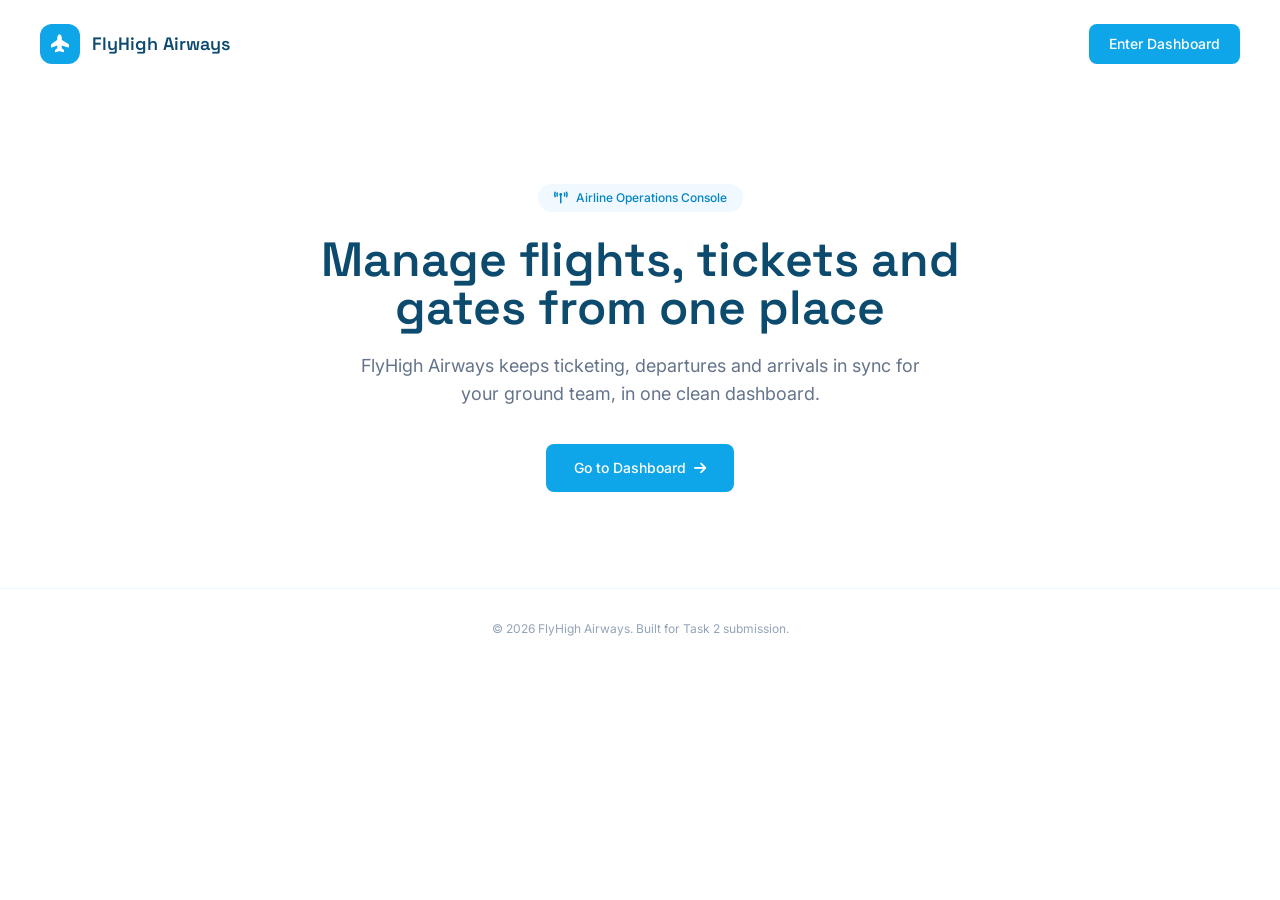
<file: Welcome.html>
<!DOCTYPE html>
<html lang="en">
<head>
<meta charset="UTF-8">
<meta name="viewport" content="width=device-width, initial-scale=1.0">
<title>FlyHigh Airways | Welcome</title>

<link rel="preconnect" href="https://fonts.googleapis.com">
<link href="https://fonts.googleapis.com/css2?family=Inter:wght@400;500;600&family=Space+Grotesk:wght@500;600;700&display=swap" rel="stylesheet">
<link rel="stylesheet" href="https://cdnjs.cloudflare.com/ajax/libs/font-awesome/6.5.1/css/all.min.css">

<link rel="stylesheet" href="css/tailwind.css">
<link rel="stylesheet" href="css/style.css">
</head>
<body class="bg-white page-bg">

<header class="flex items-center justify-between px-6 sm:px-10 py-6">
  <div class="flex items-center gap-3">
    <div class="w-10 h-10 rounded-xl bg-sky-500 flex items-center justify-center">
      <i class="fa-solid fa-plane-up text-white text-lg"></i>
    </div>
    <span class="font-display text-navy text-lg font-semibold">FlyHigh Airways</span>
  </div>
  <a href="index.html" class="btn-primary px-5 py-2.5 rounded-lg text-sm font-medium">
    Enter Dashboard
  </a>
</header>

<main class="flex flex-col items-center justify-center text-center px-6 py-16 sm:py-24">
  <span class="inline-flex items-center gap-2 bg-sky-50 text-sky-600 text-xs font-medium px-4 py-1.5 rounded-full mb-6">
    <i class="fa-solid fa-tower-broadcast"></i> Airline Operations Console
  </span>

  <h1 class="font-display text-4xl sm:text-5xl font-semibold text-navy max-w-2xl leading-tight">
    Manage flights, tickets and gates from one place
  </h1>

  <p class="text-slate-500 max-w-xl mt-5 text-base sm:text-lg">
    FlyHigh Airways keeps ticketing, departures and arrivals in sync for your ground team, in one clean dashboard.
  </p>

  <a href="index.html" class="btn-primary inline-flex items-center gap-2 px-7 py-3.5 rounded-lg text-sm font-medium mt-9">
    Go to Dashboard <i class="fa-solid fa-arrow-right"></i>
  </a>

   
  </div>
</main>

<footer class="text-center text-xs text-slate-400 py-8 border-t border-sky-50">
  &copy; 2026 FlyHigh Airways. Built for Task 2 submission.
</footer>

</body>
</html>
</file>
<file: css/style.css>
/* FlyHigh Airways - custom styles layered on top of Tailwind utilities */

:root {
  --sky: #0ea5e9;
  --sky-dark: #0369a1;
  --sky-light: #e0f2fe;
  --navy: #0c4a6e;
  --navy-deep: #082f49;
  --amber: #f59e0b;
  --slate: #64748b;
}

* {
  scrollbar-width: thin;
  scrollbar-color: var(--sky) #e2e8f0;
}

body {
  font-family: 'Inter', sans-serif;
  background-color: #f8fbff;
  color: #1e293b;
}

.font-display {
  font-family: 'Space Grotesk', sans-serif;
}

.font-mono-board {
  font-family: 'IBM Plex Mono', monospace;
}

/* ---------- Sidebar ---------- */

.sidebar {
  width: 264px;
  background: linear-gradient(185deg, var(--navy-deep) 0%, var(--navy) 100%);
  min-height: 100vh;
  position: fixed;
  top: 0;
  left: 0;
  z-index: 40;
  transition: transform 0.25s ease;
}

.sidebar-logo {
  border-bottom: 1px solid rgba(255, 255, 255, 0.08);
}

.nav-link {
  color: #bcd9ef;
  border-left: 3px solid transparent;
  transition: all 0.15s ease;
}

.nav-link:hover {
  background-color: rgba(14, 165, 233, 0.12);
  color: #ffffff;
}

.nav-link.active {
  background-color: rgba(14, 165, 233, 0.18);
  border-left-color: var(--sky);
  color: #ffffff;
}

.nav-link i {
  width: 20px;
}

.main-content {
  margin-left: 264px;
}

.nav-toggle {
  position: absolute;
  opacity: 0;
  pointer-events: none;
}

@media (max-width: 1024px) {
  .sidebar {
    transform: translateX(-100%);
  }
  .nav-toggle:checked ~ .sidebar {
    transform: translateX(0);
  }
  .main-content {
    margin-left: 0;
  }
}

/* ---------- Cards ---------- */

.stat-card {
  background: #ffffff;
  border: 1px solid #e5eef7;
  border-radius: 14px;
  transition: transform 0.15s ease, box-shadow 0.15s ease;
}

.stat-card:hover {
  transform: translateY(-3px);
  box-shadow: 0 10px 25px -10px rgba(3, 105, 161, 0.25);
}

.stat-icon {
  width: 46px;
  height: 46px;
  border-radius: 12px;
  display: flex;
  align-items: center;
  justify-content: center;
}

.panel {
  background: #ffffff;
  border: 1px solid #e5eef7;
  border-radius: 14px;
}

/* ---------- Flight board (departures / arrivals signature look) ---------- */

.board {
  background: var(--navy-deep);
  border-radius: 14px;
  overflow: hidden;
  box-shadow: inset 0 0 40px rgba(14, 165, 233, 0.08);
}

.board table {
  width: 100%;
  border-collapse: collapse;
}

.board thead th {
  font-family: 'IBM Plex Mono', monospace;
  font-size: 11px;
  letter-spacing: 0.12em;
  text-transform: uppercase;
  color: #7dd3fc;
  padding: 14px 18px;
  text-align: left;
  border-bottom: 1px solid rgba(125, 211, 252, 0.2);
}

.board tbody td {
  font-family: 'IBM Plex Mono', monospace;
  font-size: 13.5px;
  letter-spacing: 0.04em;
  color: #f0f9ff;
  padding: 13px 18px;
  border-bottom: 1px solid rgba(255, 255, 255, 0.06);
}

.board tbody tr:last-child td {
  border-bottom: none;
}

.board tbody tr:hover {
  background: rgba(14, 165, 233, 0.08);
}

.flight-code {
  color: var(--amber);
  font-weight: 600;
}

/* ---------- Status badges ---------- */

.badge {
  display: inline-flex;
  align-items: center;
  gap: 6px;
  padding: 4px 11px;
  border-radius: 999px;
  font-size: 11.5px;
  font-weight: 600;
  letter-spacing: 0.03em;
  text-transform: uppercase;
}

.badge::before {
  content: "";
  width: 6px;
  height: 6px;
  border-radius: 50%;
  background: currentColor;
}

.badge-ontime   { background: #dcfce7; color: #15803d; }
.badge-boarding { background: #dbeafe; color: #1d4ed8; }
.badge-delayed  { background: #fef3c7; color: #b45309; }
.badge-cancelled{ background: #fee2e2; color: #b91c1c; }
.badge-landed   { background: #e0e7ff; color: #4338ca; }
.badge-confirmed{ background: #dcfce7; color: #15803d; }
.badge-pending  { background: #fef3c7; color: #b45309; }

/* ---------- Regular data table (tickets page) ---------- */

.data-table thead th {
  background: var(--sky-light);
  color: var(--navy);
  font-size: 12px;
  text-transform: uppercase;
  letter-spacing: 0.05em;
  padding: 12px 16px;
  text-align: left;
}

.data-table tbody td {
  padding: 13px 16px;
  border-bottom: 1px solid #eef4fa;
  font-size: 14px;
}

.data-table tbody tr:hover {
  background: #f4faff;
}

.icon-btn {
  width: 32px;
  height: 32px;
  border-radius: 8px;
  display: inline-flex;
  align-items: center;
  justify-content: center;
  transition: background 0.15s ease;
}

.icon-btn:hover {
  background: var(--sky-light);
}

/* ---------- Footer ---------- */

.site-footer {
  background: var(--navy-deep);
  color: #cbe4f7;
}

.site-footer a {
  color: #9fd3f2;
  transition: color 0.15s ease;
}

.site-footer a:hover {
  color: #ffffff;
}

.footer-social {
  width: 36px;
  height: 36px;
  border-radius: 50%;
  border: 1px solid rgba(255, 255, 255, 0.15);
  display: inline-flex;
  align-items: center;
  justify-content: center;
  transition: all 0.15s ease;
}

.footer-social:hover {
  background: var(--sky);
  border-color: var(--sky);
}

/* ---------- Utility ---------- */

.btn-primary {
  background: var(--sky);
  color: #ffffff;
  transition: background 0.15s ease;
}

.btn-primary:hover {
  background: var(--sky-dark);
}

/* Meal grid */
.meal-grid {
  display: grid;
  grid-template-columns: repeat(auto-fit, minmax(220px, 1fr));
  gap: 1.25rem;
}

.meal-card {
  border: 1px solid #e2e8f0;
  border-radius: 0.75rem;
  overflow: hidden;
  background: #ffffff;
  transition: box-shadow 0.2s ease, transform 0.2s ease;
  display: flex;
  flex-direction: column;
}

.meal-card:hover {
  box-shadow: 0 6px 16px rgba(0, 0, 0, 0.08);
  transform: translateY(-3px);
}

.meal-img {
  width: 100%;
  height: 140px;
  object-fit: cover;
  display: block;
}

.meal-card-body {
  padding: 1rem 1.1rem 1.1rem;
  display: flex;
  flex-direction: column;
  flex: 1;
}

.meal-name {
  font-family: 'Space Grotesk', sans-serif;
  font-weight: 600;
  font-size: 1rem;
  color: #0f2a4a;
  margin-bottom: 0.25rem;
}

.meal-desc {
  font-size: 0.8rem;
  color: #64748b;
  line-height: 1.4;
  margin-bottom: 0.9rem;
  flex: 1;
}

.meal-footer {
  display: flex;
  align-items: center;
  justify-content: space-between;
  gap: 0.5rem;
}

.meal-price {
  font-family: 'IBM Plex Mono', monospace;
  font-weight: 600;
  font-size: 0.95rem;
  color: #0284c7;
}

.order-btn {
  background: #0ea5e9;
  color: #ffffff;
  border: none;
  padding: 0.4rem 0.9rem;
  border-radius: 0.5rem;
  font-size: 0.8rem;
  font-weight: 600;
  cursor: pointer;
  transition: background 0.2s ease;
}

.order-btn:hover {
  background: #0284c7;
}

.order-btn:active {
  transform: scale(0.97);
}

/* Booking form */
.booking-form {
  display: flex;
  flex-direction: column;
  gap: 1.25rem;
}

.trip-type-row {
  display: flex;
  gap: 1.5rem;
  flex-wrap: wrap;
}

.trip-radio {
  display: flex;
  align-items: center;
  gap: 0.4rem;
  font-size: 0.85rem;
  color: #475569;
  cursor: pointer;
}

.trip-radio input {
  accent-color: #0ea5e9;
  width: 16px;
  height: 16px;
  cursor: pointer;
}

/* Route row */
.route-row {
  display: grid;
  grid-template-columns: 1fr auto 1fr;
  gap: 0.75rem;
  align-items: end;
}

.swap-btn {
  width: 40px;
  height: 40px;
  border-radius: 50%;
  border: 1px solid #e2e8f0;
  background: #f0f9ff;
  color: #0ea5e9;
  display: flex;
  align-items: center;
  justify-content: center;
  cursor: pointer;
  transition: background 0.2s ease, transform 0.2s ease;
  margin-bottom: 2px;
}

.swap-btn:hover {
  background: #0ea5e9;
  color: #ffffff;
  transform: rotate(180deg);
}

/* Generic field grid */
.form-grid {
  display: grid;
  grid-template-columns: repeat(auto-fit, minmax(200px, 1fr));
  gap: 1rem;
}

.form-field {
  display: flex;
  flex-direction: column;
  gap: 0.35rem;
}

.form-field label {
  font-size: 0.78rem;
  font-weight: 600;
  color: #0f2a4a;
}

.input-icon-wrap {
  display: flex;
  align-items: center;
  gap: 0.6rem;
  border: 1px solid #e2e8f0;
  border-radius: 0.6rem;
  padding: 0.55rem 0.8rem;
  background: #f8fafc;
  transition: border-color 0.2s ease, box-shadow 0.2s ease;
}

.input-icon-wrap:focus-within {
  border-color: #0ea5e9;
  box-shadow: 0 0 0 3px rgba(14, 165, 233, 0.15);
  background: #ffffff;
}

.input-icon-wrap i {
  color: #0ea5e9;
  font-size: 0.85rem;
  width: 16px;
  text-align: center;
}

.input-icon-wrap input,
.input-icon-wrap select {
  border: none;
  outline: none;
  background: transparent;
  font-size: 0.85rem;
  color: #0f2a4a;
  width: 100%;
  font-family: 'Inter', sans-serif;
}

.form-divider {
  border: none;
  border-top: 1px solid #e2e8f0;
  margin: 0.25rem 0;
}

.form-subheading {
  font-family: 'Space Grotesk', sans-serif;
  font-weight: 600;
  font-size: 0.9rem;
  color: #0f2a4a;
  margin-bottom: 0.5rem;
}

/* Seat preference */
.seat-pref-row {
  display: flex;
  flex-direction: column;
  gap: 0.6rem;
}

.seat-options {
  display: flex;
  flex-wrap: wrap;
  gap: 0.6rem;
}

.seat-chip {
  cursor: pointer;
}

.seat-chip input {
  display: none;
}

.seat-chip span {
  display: flex;
  align-items: center;
  gap: 0.4rem;
  font-size: 0.8rem;
  color: #475569;
  border: 1px solid #e2e8f0;
  padding: 0.45rem 0.9rem;
  border-radius: 999px;
  transition: all 0.2s ease;
}

.seat-chip input:checked + span {
  background: #0ea5e9;
  border-color: #0ea5e9;
  color: #ffffff;
}

/* Footer: fare + actions */
.booking-footer {
  display: flex;
  align-items: center;
  justify-content: space-between;
  flex-wrap: wrap;
  gap: 1rem;
  padding-top: 1rem;
  border-top: 1px solid #e2e8f0;
}

.fare-summary {
  display: flex;
  flex-direction: column;
}

.fare-label {
  font-size: 0.75rem;
  color: #64748b;
}

.fare-amount {
  font-family: 'IBM Plex Mono', monospace;
  font-weight: 600;
  font-size: 1.3rem;
  color: #0284c7;
}

.booking-actions {
  display: flex;
  gap: 0.75rem;
}

.btn-secondary {
  background: #f1f5f9;
  color: #475569;
  border: 1px solid #e2e8f0;
  padding: 0.6rem 1.1rem;
  border-radius: 0.6rem;
  font-size: 0.85rem;
  font-weight: 600;
  cursor: pointer;
  transition: background 0.2s ease;
}

.btn-secondary:hover {
  background: #e2e8f0;
}

/* Responsive */
@media (max-width: 640px) {
  .route-row {
    grid-template-columns: 1fr;
  }
  .swap-btn {
    justify-self: center;
    transform: rotate(90deg);
  }
  .swap-btn:hover {
    transform: rotate(270deg);
  }
  .booking-footer {
    flex-direction: column;
    align-items: flex-start;
  }
}

/* Blurred background image for Welcome page */
.page-bg {
  position: relative;
  min-height: 100vh;
}

.page-bg::before {
  content: "";
  position: fixed;
  top: -20px;
  left: -20px;
  right: -20px;
  bottom: -20px;
  background-image: url('https://plus.unsplash.com/premium_vector-1718388092752-9a512ba52404?q=80&w=580&auto=format&fit=crop&ixlib=rb-4.1.0&ixid=M3wxMjA3fDB8MHxwaG90by1wYWdlfHx8fGVufDB8fHx8fA%3D%3D');
  background-size: cover;
  background-position: center;
  background-repeat: no-repeat;
  filter: blur(6px);
  transform: scale(1.05);
  z-index: -2;
}

.page-bg::after {
  content: "";
  position: fixed;
  inset: 0;
  background: rgba(255, 255, 255, 0.55);
  z-index: -1;
}
</file>
